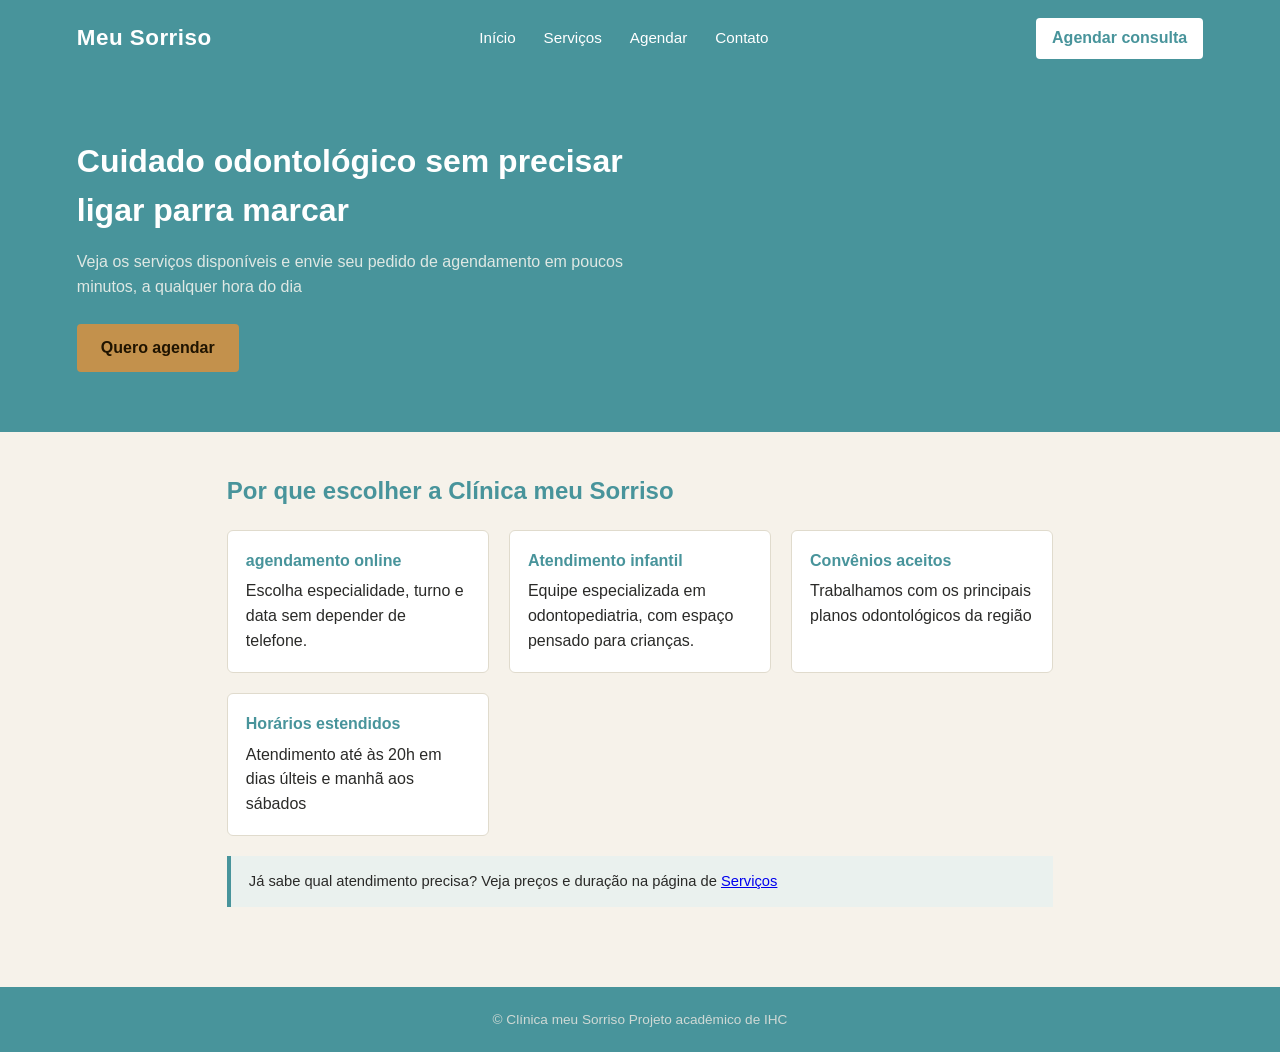
<file: index.html>
<!DOCTYPE html>
<html lang="pt-br">
<head>
    <meta charset="UTF-8">
    <meta name="viewport" content="width=device-width, initial-scale=1.0">
    <title>Meu Sorriso  Clínica Odontológica</title>
    <link rel="stylesheet" href="css/style.css">
</head>
<body>
    <header>
        <div class="logo">Meu Sorriso</div>
        <nav>
            <ul>
                <li><a href="index.html" class="inicio">Início</a></li>
                <li><a href="sevicos.html">Serviços</a></li>
                <li><a href="agendamento.html">Agendar</a></li>
                <li><a href="contato.html">Contato</a></li>
            </ul>
        </nav>
        <a href="agendamento.html" class="bnt-agendar">Agendar consulta</a>
    </header>

    <section class="hero">
        <h1>Cuidado odontológico sem precisar ligar parra marcar</h1>
        <p>Veja os serviços disponíveis e envie seu pedido de agendamento em poucos minutos, a qualquer hora do dia</p>
        <a href="agendamento.html" class="bnt-principal">Quero agendar</a>
    </section>

    <main>
        <h2>Por que escolher a Clínica meu Sorriso</h2>
            <ul class="diferenciais">
                <li><strong>agendamento online</strong>Escolha especialidade, turno e data sem depender de telefone.</li>
                <li><strong>Atendimento infantil</strong>Equipe especializada em odontopediatria, com espaço pensado para crianças.</li>
                <li><strong>Convênios aceitos</strong>Trabalhamos com os principais planos odontológicos da região</li>
                <li><strong>Horários estendidos</strong>Atendimento até às 20h em dias últeis e manhã aos sábados</li>
            </ul>
       <div class="aviso">
          Já sabe qual atendimento precisa? Veja preços e duração na página de <a href="sevicos.html">Serviços</a>
       </div>
    </main>
    <footer>  &copy; Clínica meu Sorriso Projeto acadêmico de IHC</footer>
</body>
</html>
</file>
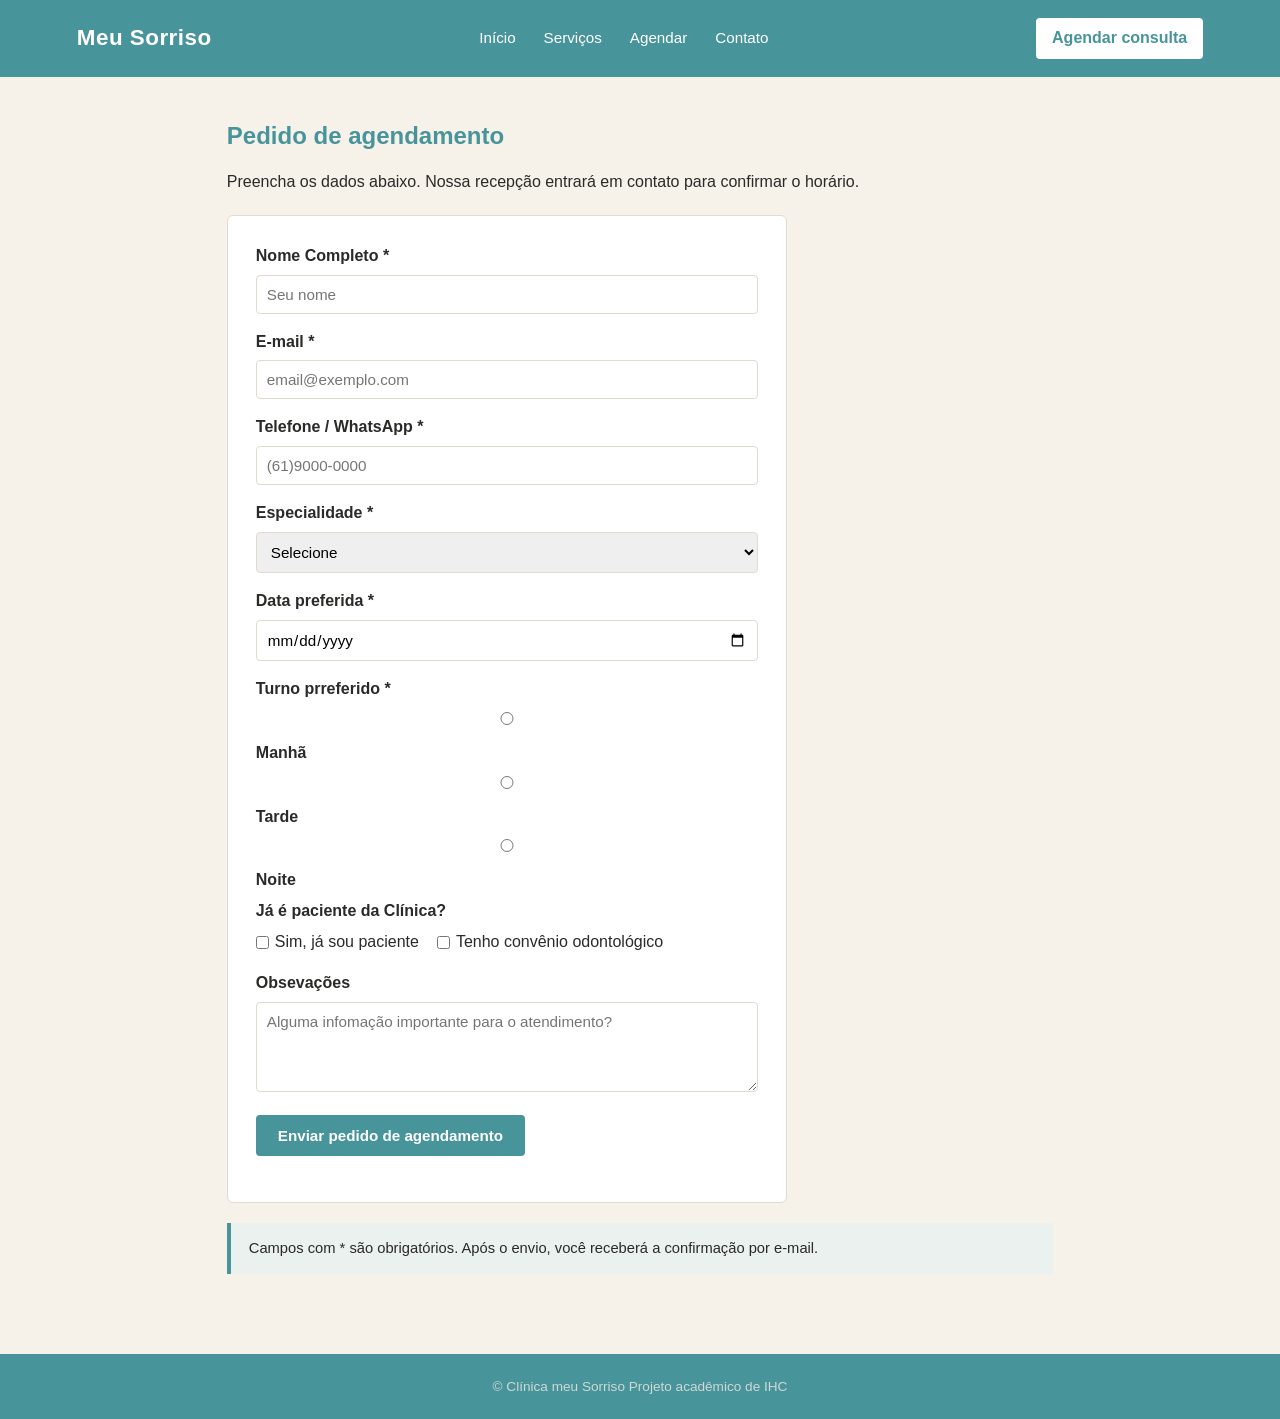
<file: agendamento.html>
<!DOCTYPE html>
<html lang="pt-br">
<head>
    <meta charset="UTF-8">
    <meta name="viewport" content="width=device-width, initial-scale=1.0">
    <title>Meu Sorriso  Clínica Odontológica</title>
    <link rel="stylesheet" href="css/style.css">
</head>
<body>
    <header>
        <div class="logo">Meu Sorriso</div>
        <nav>
            <ul>
                <li><a href="index.html" class="inicio">Início</a></li>
                <li><a href="sevicos.html">Serviços</a></li>
                <li><a href="agendamento.html">Agendar</a></li>
                <li><a href="contato.html">Contato</a></li>
            </ul>
        </nav>
        <a href="agendamento.html" class="bnt-agendar">Agendar consulta</a>
    </header>

    <main>
        <h2>Pedido de agendamento</h2>
        <p>Preencha os dados abaixo. Nossa recepção entrará em contato para confirmar o horário. </p>

        <form action="#" method="post" id="formulario">
            <fieldset>
                <label for="nome">Nome Completo *</label><input type="text" id="nome" name="nome" required placeholder="Seu nome">

                <label for="email">E-mail *</label><input type="email" id="email" name="email" required placeholder="email@exemplo.com">

                <label for="telefone">Telefone / WhatsApp *</label><input type="tel" id="telefone" name="nome" required placeholder="(61)9000-0000">

                <label for="especialidade">Especialidade *</label>
                <select name="especialidade" id="especialidade" required>
                    <option value="">Selecione</option>
                    <option value="geral">Clínica geral</option>
                    <option value="odontopediatria">Odontopediatria</option>
                    <option value="ortodontia">Ortodontia</option>
                    <option value="endodontia">Endodontia</option>
                 </select>
                    <label for="data">Data preferida *</label><input type="date" id="data" required>

                    <label for="">Turno prreferido *</label>
                    <div class="radio-grupo">
                        <label>
                            <input type="radio" name="turno" value="manha" required> Manhã
                        </label>
                        <label>
                            <input type="radio" name="turno" value="tarde" required> Tarde
                        </label>
                        <label>
                            <input type="radio" name="turno" value="noite" required> Noite
                        </label>
                    </div>

                    <label>Já é paciente da Clínica?</label>
                    <div class="checkbox-group">
                        <label><input type="checkbox" name="ja_paciente" value="sim"> Sim, já sou paciente</label>

                        <label><input type="checkbox" name="convenio" value="sim"> Tenho convênio odontológico</label>
                    </div>
                    <label for="obs">Obsevações</label>
                    <textarea name="obs" id="obs" rows="4" placeholder="Alguma infomação importante para o atendimento?"></textarea>

                    <button type="submit"> Enviar pedido de agendamento</button>
                
            </fieldset>
        </form>
        <p id="mensagem"></p>

        <div class="aviso"> Campos com * são obrigatórios. Após o envio, você receberá a confirmação por e-mail.</div>
    </main>
    <footer>  &copy; Clínica meu Sorriso Projeto acadêmico de IHC</footer>
    
    <script src="js/clinica.js"></script>
</body>
</html>
</file>
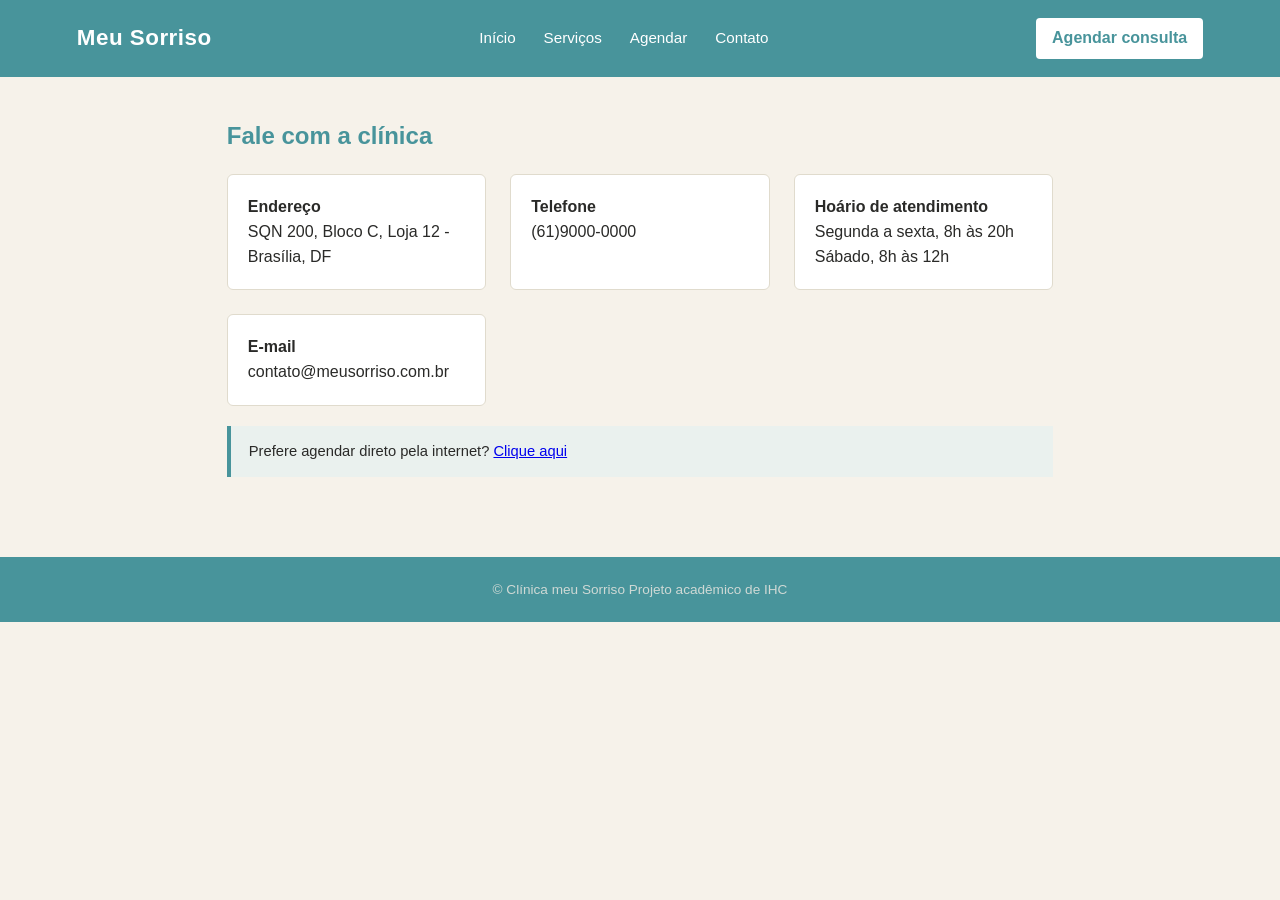
<file: contato.html>
<!DOCTYPE html>
<html lang="pt-br">
<head>
    <meta charset="UTF-8">
    <meta name="viewport" content="width=device-width, initial-scale=1.0">
    <title>Meu Sorriso  Clínica Odontológica</title>
    <link rel="stylesheet" href="css/style.css">
</head>
<body>
    <header>
        <div class="logo">Meu Sorriso</div>
        <nav>
            <ul>
                <li><a href="index.html" class="inicio">Início</a></li>
                <li><a href="sevicos.html">Serviços</a></li>
                <li><a href="agendamento.html">Agendar</a></li>
                <li><a href="contato.html">Contato</a></li>
            </ul>
        </nav>
        <a href="agendamento.html" class="bnt-agendar">Agendar consulta</a>
    </header>
    <main>
        <h2>Fale com a clínica</h2>
        <div class="contato">
            <div>
                <strong>Endereço</strong>
                <p>SQN 200, Bloco C, Loja 12 - Brasília, DF</p>
            </div>

            <div>
                <strong>Telefone</strong>
                <p>(61)9000-0000</p>
            </div>

             <div>
                <strong>Hoário de atendimento</strong>
                <p>Segunda a sexta, 8h às 20h <br>Sábado, 8h às 12h</p>
            </div>

             <div>
                <strong>E-mail</strong>
                <p>contato@meusorriso.com.br</p>
            </div>
        </div>

        <div class="aviso">Prefere agendar direto pela internet? <a href="agendamento.html">Clique aqui</a>
        </div>
    </main>
    
      <footer>  &copy; Clínica meu Sorriso Projeto acadêmico de IHC</footer>

</body>
</html>
</file>
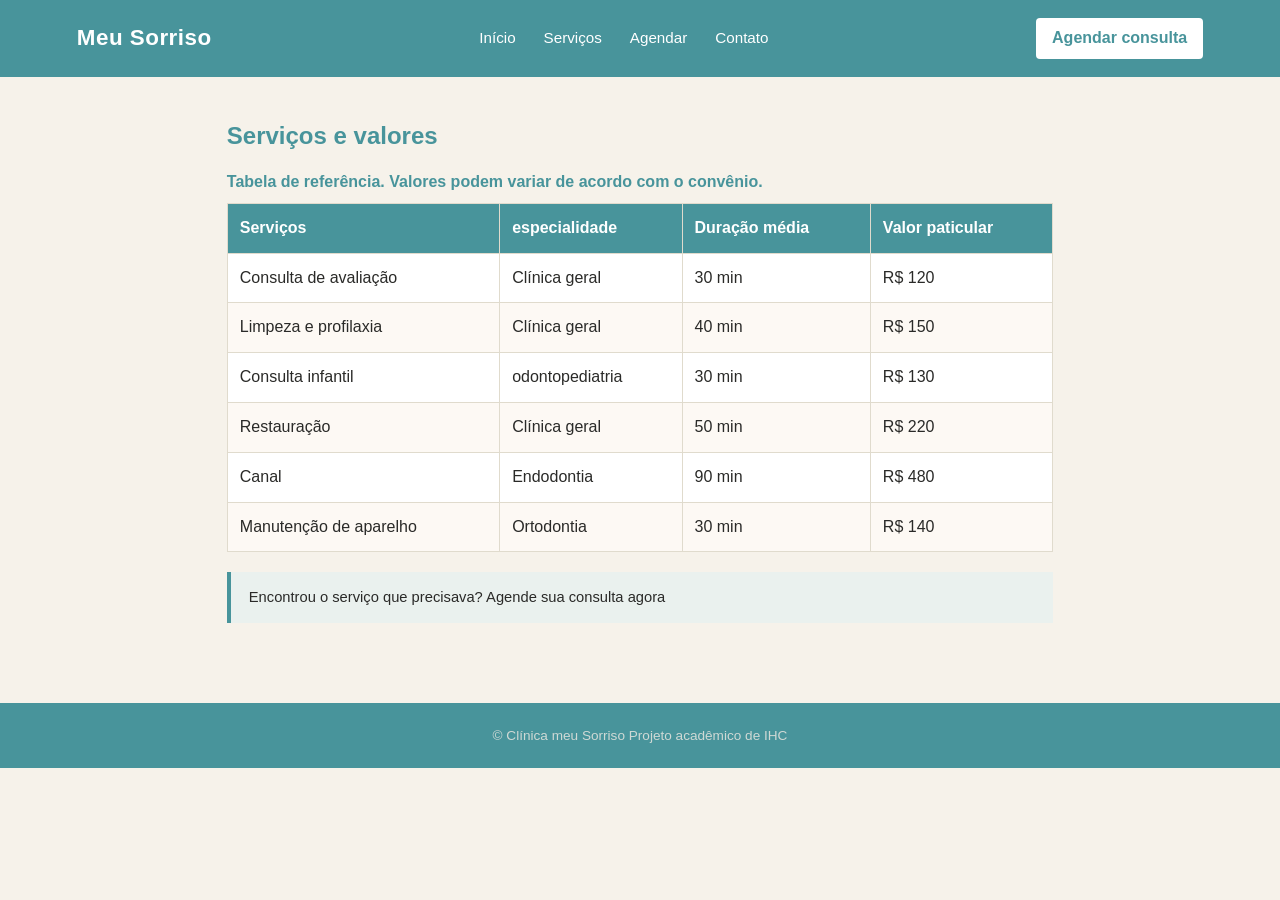
<file: sevicos.html>
<!DOCTYPE html>
<html lang="pt-br">
<head>
    <meta charset="UTF-8">
    <meta name="viewport" content="width=device-width, initial-scale=1.0">
    <title>Meu Sorriso  Clínica Odontológica</title>
    <link rel="stylesheet" href="css/style.css">
</head>
<body>
    <header>
        <div class="logo">Meu Sorriso</div>
        <nav>
            <ul>
                <li><a href="index.html" class="inicio">Início</a></li>
                <li><a href="sevicos.html">Serviços</a></li>
                <li><a href="agendamento.html">Agendar</a></li>
                <li><a href="contato.html">Contato</a></li>
            </ul>
        </nav>
        <a href="agendamento.html" class="bnt-agendar">Agendar consulta</a>
    </header>

    <main>
        <h2>Serviços e valores</h2> 
        <table>
            <caption>Tabela de referência. Valores podem variar de acordo com o convênio.</caption>
            <thead>
                <tr>
                    <th>Serviços</th>
                    <th>especialidade</th>
                    <th>Duração média</th>
                    <th>Valor paticular</th>
                </tr>
            </thead>
            <tbody>
                <tr>
                    <td>Consulta de avaliação</td>
                    <td>Clínica geral</td>
                    <td>30 min</td>
                    <td>R$ 120</td>
                </tr>
                <tr>
                    <td>Limpeza e profilaxia</td>
                    <td>Clínica geral</td>
                    <td>40 min</td>
                    <td>R$ 150</td>
                </tr>
                  <tr>
                    <td>Consulta infantil</td>
                    <td>odontopediatria</td>
                    <td>30 min</td>
                    <td>R$ 130</td>
                </tr>
                  <tr>
                    <td>Restauração</td>
                    <td>Clínica geral</td>
                    <td>50 min</td>
                    <td>R$ 220</td>
                </tr>
                  <tr>
                    <td>Canal</td>
                    <td>Endodontia</td>
                    <td>90 min</td>
                    <td>R$ 480</td>
                </tr>
                  <tr>
                    <td>Manutenção de aparelho</td>
                    <td>Ortodontia</td>
                    <td>30 min</td>
                    <td>R$ 140</td>
                </tr>
            </tbody>
        </table>

        <div class="aviso">Encontrou o serviço que precisava? <a href="agendamento.html"></a>Agende sua consulta agora</div>
    </main>
 <footer>  &copy; Clínica meu Sorriso Projeto acadêmico de IHC</footer>

</body>
</html>
</file>
<file: css/style.css>
:root {
    --azul: #48949b;
    --azul-claro:#5fe4f0;
    --areia: #f6f2ea;
    --texto: #2a2a28;
    --branco: #ffffff;
    --borda: #e0dbcd;

}

* { box-sizing: border-box; margin: 0; padding: 0; }

body{
    font-family: 'Segoe UI', Tahoma, Geneva, Verdana, sans-serif;
    color: var(--texto);
    background: var(--areia);
    line-height: 1.55;
}
header{
    background: var(--azul);
    color: var(--branco);
    padding: 18px 6%;
    display: flex;
    justify-content: space-between;
    align-items: center;
    flex-wrap: wrap;
}
header .logo{
    font-size: 1.4rem;
    font-weight: bold;
    letter-spacing: 0.5px;
}

nav ul {
   list-style: none;
   display: flex;
   gap: 28px;
}

nav a {
    color: var(--branco);
    text-decoration: none;
    font-size: 0.95rem;
}

nav a:hover,
nav a.ativo{
    text-decoration: underline;
}

.bnt-agendar {
    background: var(--branco);
    color: var(--azul);
    padding: 8px 16px;
    border-radius: 4px;
    text-decoration: none;
    font-weight: bold;
}

main{
    max-width: 980px;
    margin: 0 auto;
    padding: 40px 6%;
}

.hero {
     background: var(--azul);
     color: var(--branco);
     text-align: left;
     padding: 60px 6%;
}

.hero h1{
    font-size: 2rem;
    max-width: 600px;
    margin-bottom: 14px;
}

.hero p {
    max-width: 560px;
    margin-bottom: 24px;
    color: #dfe8e4;
}

.bnt-principal{
    display: inline-block;
    background: #c3914c;
    color: #201400;
    padding: 12px 24px;
    border-radius: 4px;
    text-decoration: none;
    font-weight: bold;
}

h2 {
    color: var(--azul);
    margin-bottom: 16px;
    font-size: 1.5rem;
}
.diferenciais {
    list-style: none;
    display: grid;
    grid-template-columns: repeat(auto-fit, minmax(220px, 1fr));
    gap: 20px;
    margin-top: 20px;
}

.diferenciais li {
    background: var(--branco);
    border: 1px solid var(--borda);
    border-radius: 6px;
    padding: 18px;
}

.diferenciais strong {
    display: block;
    color: var(--azul);
    margin-bottom: 6px;
}

table {
    width: 100%;
    border-collapse: collapse;
    margin-top: 16px;
    background: var(--branco);
}

caption {
    text-align: left;
    font-weight: bold;
    margin-bottom: 8px;
    color: var(--azul);
}
th, td {
    border: 1px solid var(--borda);
    padding: 12px;
    text-align: left;
}
th {
    background: var(--azul);
    color: var(--branco);
}

tbody tr:nth-child(even){
    background: #fdf9f4;
}

form {
    background: var(--branco);
    border: 1px solid var(--borda);
    border-radius: 6px;
    padding: 28px;
    margin-top: 20px;
    max-width: 560px;
}

fieldset {
    border: none;
    margin-bottom: 18px;
}

label {
    display: block;
    font-weight: bold;
    margin-bottom: 6px;
    font-size: 0.92 rem;
}

input, select, textarea {
    width: 100%;
    padding: 10px;
    border: 1px solid var(--borda);
    border-radius: 4px;
    font-family: inherit;
    font-size: 0.95rem;
    margin-bottom: 16px;
    
}

.radio-group, .checkbox-group {
    display: flex;
    gap: 18px;
    margin-bottom: 16px;
    flex-wrap: wrap;
}

.radio-group label, .checkbox-group label{
    display: flex;
    align-items: center;
    gap: 6px;
    font-weight: normal;
    margin-bottom: 0;
}

.radio-group input, .checkbox-group input {
    width: auto;
    margin: 0;
}

button, .bnt-enviar {
    background: var(--azul);
    color: var(--branco);
    border: none;
    padding: 12px 22px;
    border-radius: 4px;
    font-size: 0.95rem;
    font-weight: bold;
    cursor: pointer;

}

button:hover, .bnt-enviar:hover {
    background: var(--azul-claro);
}
.aviso {
    background: #eaf1ee;
    border-left: 4px solid var(--azul);
    padding: 14px 18px;
    margin-top: 20px;
    font-size: 0.92rem;
}

.contato {
    display: grid;
    grid-template-columns: repeat(auto-fit, minmax(220px, 1fr));
    gap: 24px;
    margin-top: 20px;
}
.contato div {
    background: var(--branco);
    border: 1px solid var(--borda);
    border-radius: 6px;
    padding: 20px;
}

footer {
    background: var(--azul);
    color: #cfd9d5;
    text-align: center;
    padding: 22px 6%;
    font-size: 0.85rem;
    margin-top: 40px;
}
</file>
